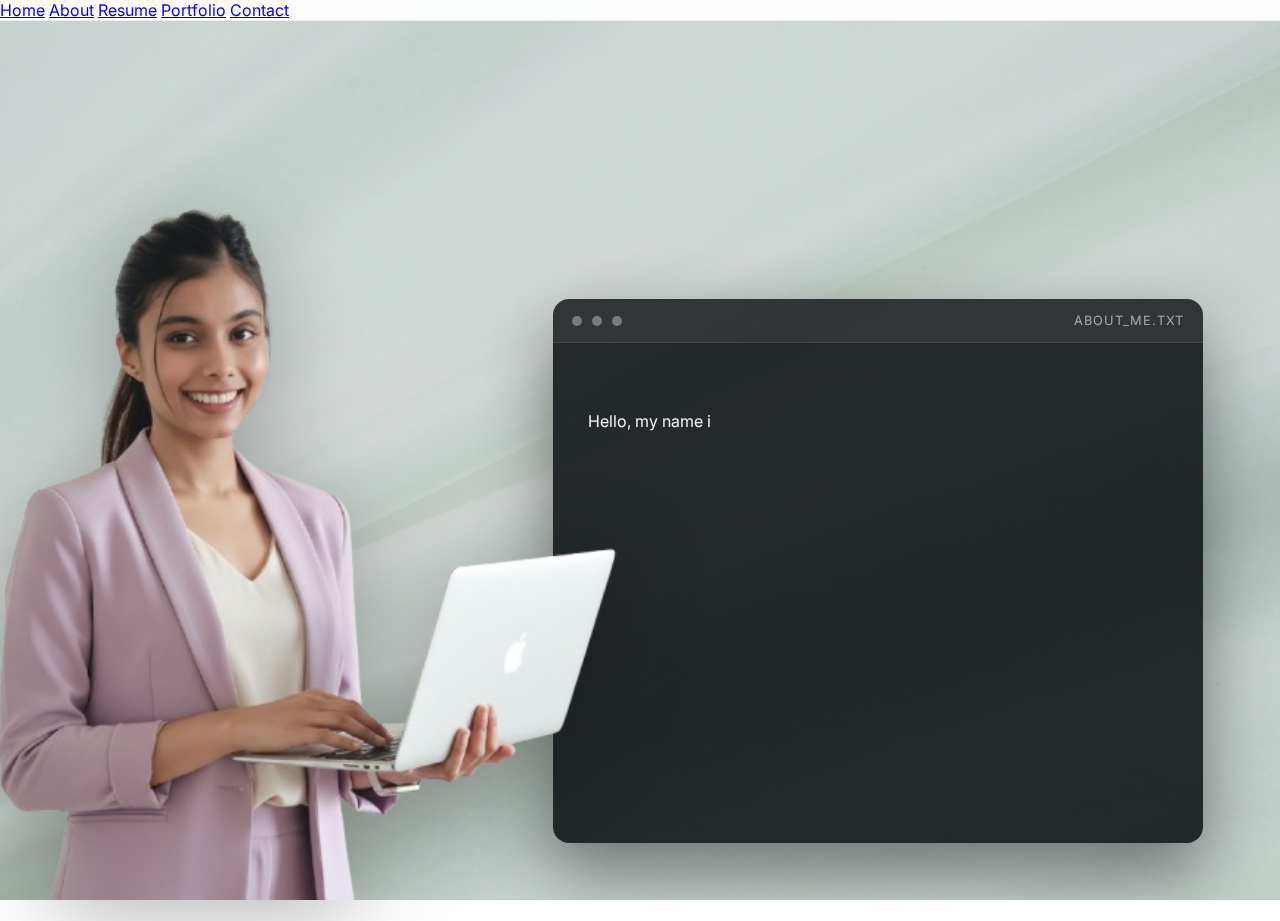
<file: about.html>
<!DOCTYPE html>
<html lang="en">
  <head>
    <meta charset="UTF-8" />
    <meta name="viewport" content="width=device-width, initial-scale=1.0" />
    <title>About | Kavitha</title>
    <link rel="stylesheet" href="style.css" />
  </head>

  <body class="about-page">
    <div class="page-bg about-bg"></div>

    <!-- MOBILE HAMBURGER -->
    <button class="hamburger" id="hamburger">☰</button>

    <!-- MOBILE MENU -->
    <aside class="mobile-menu" id="mobileMenu">
      <button class="close" id="closeMenu">×</button>
      <a href="index.html">Home</a>
      <a href="about.html">About</a>
      <a href="resume.html">Resume</a>
      <a href="portfolio.html">Portfolio</a>
      <a href="contact.html">Contact</a>
    </aside>

    <!-- DESKTOP NAV -->
    <nav class="desktop-nav">
      <a href="index.html">Home</a>
      <a href="about.html">About</a>
      <a href="resume.html">Resume</a>
      <a href="portfolio.html">Portfolio</a>
      <a href="contact.html">Contact</a>
    </nav>

    <main class="about-main">
      <section class="about-layout">
        <div class="about-photo">
          <img src="profile-cutout.png" alt="Kavitha Lingarajegowda" />
        </div>

        <div class="about-codecard">
          <div class="codecard-topbar">
            <span class="dot"></span>
            <span class="dot"></span>
            <span class="dot"></span>
            <span class="codecard-title">ABOUT_ME.TXT</span>
          </div>

          <div class="codecard-body">
            <span id="typewriter"></span>
          </div>
        </div>
      </section>
    </main>

    <script>
      /* Hamburger menu */
      const hamburger = document.getElementById("hamburger");
      const mobileMenu = document.getElementById("mobileMenu");
      const closeMenu = document.getElementById("closeMenu");

      hamburger.addEventListener("click", (e) => {
        e.stopPropagation();
        mobileMenu.classList.toggle("open");
      });

      closeMenu.addEventListener("click", () => {
        mobileMenu.classList.remove("open");
      });

      document.addEventListener("click", (e) => {
        if (
          mobileMenu.classList.contains("open") &&
          !mobileMenu.contains(e.target) &&
          e.target !== hamburger
        ) {
          mobileMenu.classList.remove("open");
        }
      });

      /* Typewriter effect */
      const text = `Hello, my name is Kavitha.

I am a Junior AI Engineer working at the intersection of
software engineering, large language models, and evaluation systems.

I build end-to-end AI pipelines — from data and prompts
to deterministic evaluation, monitoring, and deployment —
with a strong focus on reliability and real-world use.

I enjoy turning complex AI behavior into systems
that engineers and educators can actually trust.

Outside of code, I value consistency, curiosity,
and doing difficult things properly.`;

      const target = document.getElementById("typewriter");
      let index = 0;
      const speed = 20; // ~3–5 seconds total

      function type() {
        if (index < text.length) {
          target.textContent += text.charAt(index);
          index++;
          setTimeout(type, speed);
        }
      }

      window.addEventListener("load", type);
    </script>
  </body>
</html>
</file>
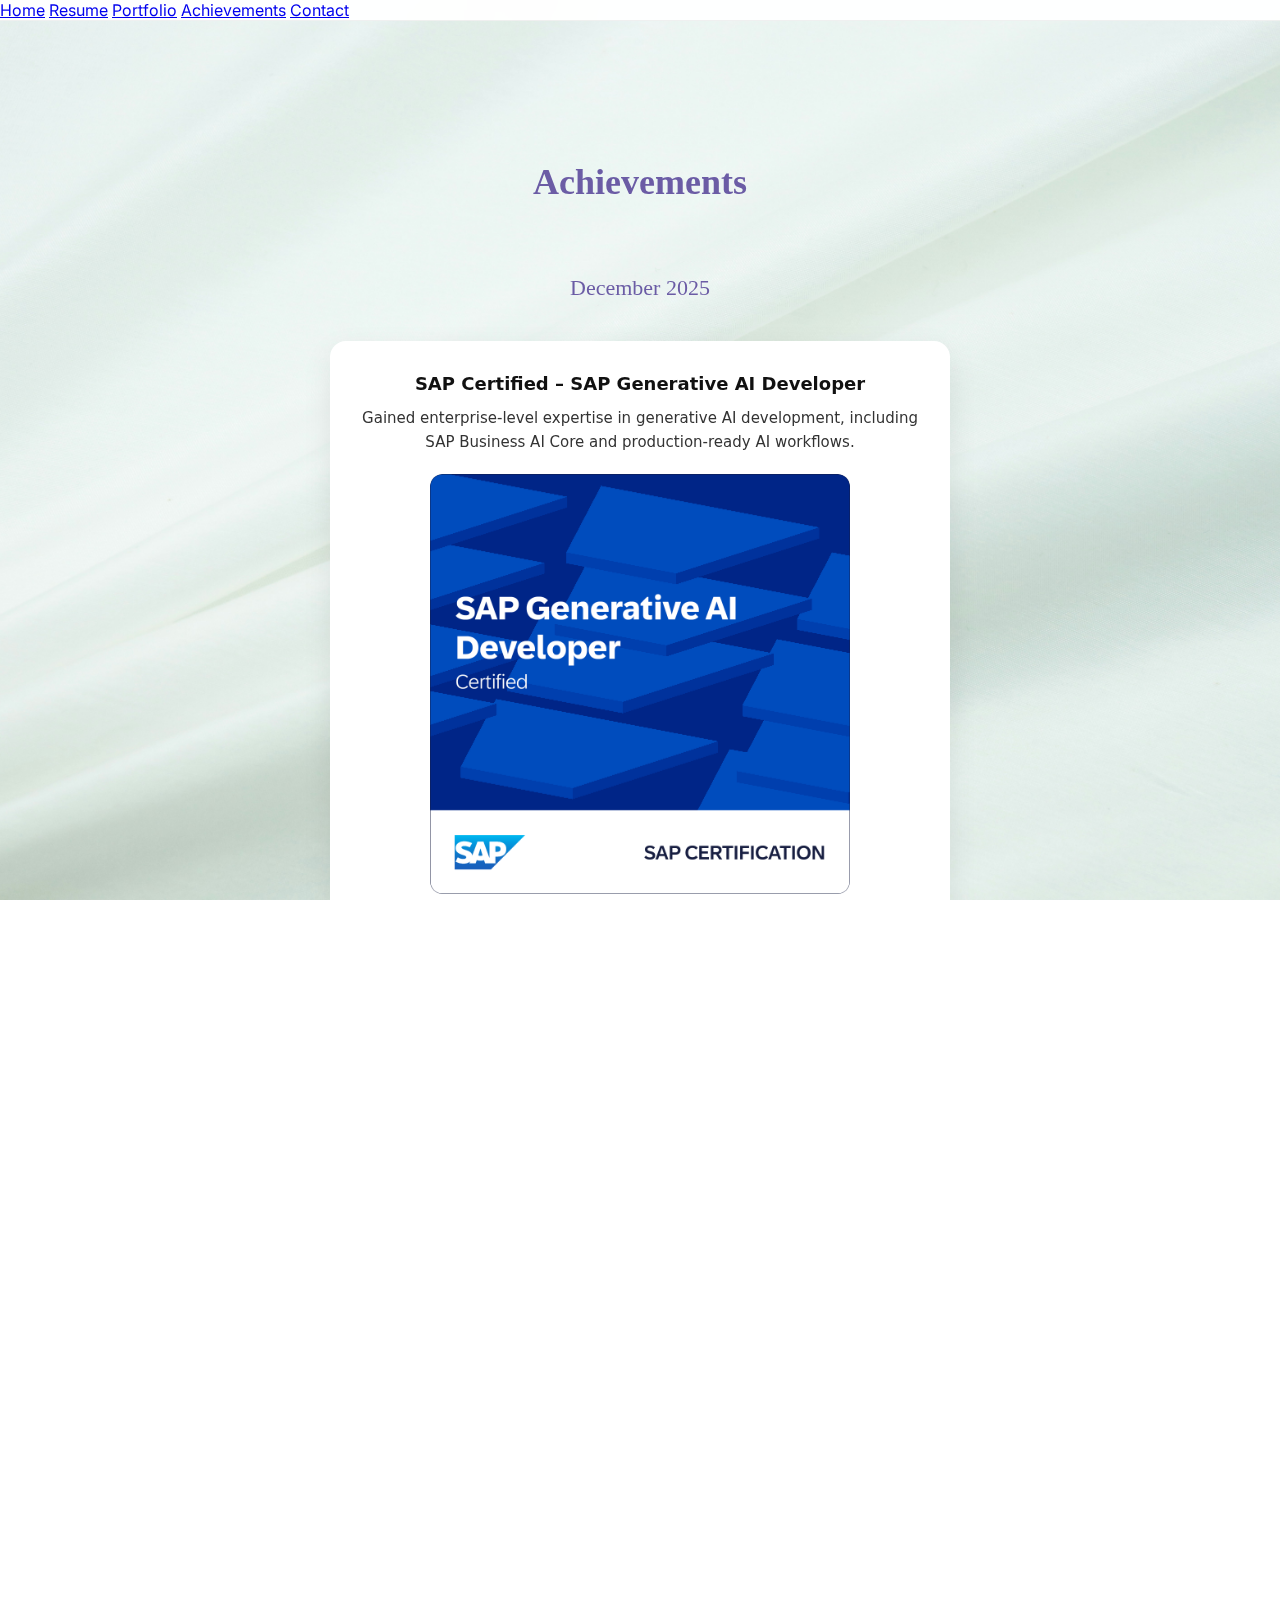
<file: achievements.html>
<!DOCTYPE html>
<html lang="en">
<head>
  <meta charset="UTF-8" />
  <meta name="viewport" content="width=device-width, initial-scale=1.0" />
  <title>Achievements</title>

  <link rel="stylesheet" href="style.css" />

  <style>
    html, body {
      margin: 0;
      padding: 0;
      min-height: 100%;
      overflow-y: auto;
      background-image: url("background2.jpg");
      background-size: cover;
      background-position: center;
      background-repeat: no-repeat;
      background-attachment: fixed;
    }

    @media (max-width: 768px) {
      html, body {
        background-attachment: scroll;
      }
    }

    main.achievements-page {
      max-width: 960px;
      margin: 0 auto;
      padding: 140px 16px 96px;
      text-align: center;
    }

    /* Main heading — keep Cinzel */
    h1 {
      font-family: "Cinzel", serif;
      font-size: 36px;
      margin-bottom: 72px;
      color: #6b5ca5;
    }

    .month-section {
      margin-bottom: 96px;
    }

    /* Month heading — keep Cinzel */
    .month-title {
      font-family: "Cinzel", serif;
      font-size: 22px;
      color: #6b5ca5;
      margin-bottom: 40px;
    }

    .achievement-card {
      max-width: 620px;
      margin: 0 auto 48px;
      padding: 32px;
      background: #ffffff;
      border-radius: 16px;
      box-shadow: 0 10px 30px rgba(0,0,0,0.08);
    }

    /* ✅ FIX: readable font inside cards */
    .achievement-card h3,
    .achievement-card p,
    .achievement-card .pdf-link {
      font-family: system-ui, -apple-system, BlinkMacSystemFont,
                   "Segoe UI", Roboto, Helvetica, Arial, sans-serif;
      text-transform: none;
      letter-spacing: normal;
    }

    .achievement-card h3 {
      margin-top: 0;
      font-size: 18px;
      font-weight: 600;
      color: #111;
    }

    .achievement-card p {
      font-size: 15px;
      color: #333;
      line-height: 1.6;
      margin: 12px 0 20px;
      font-weight: 400;
    }

    .achievement-card img {
      width: 100%;
      max-width: 420px;
      border-radius: 12px;
      margin-bottom: 16px;
    }

    /* PDF link — laptop only */
    .pdf-link {
      display: inline-block;
      margin-top: 8px;
      font-size: 14px;
      color: #6b5ca5;
      text-decoration: underline;
      font-weight: 500;
    }

    @media (max-width: 1023px) {
      .pdf-link {
        display: none;
      }
    }

    @media (max-width: 768px) {
      .achievement-card {
        max-width: 100%;
        padding: 24px;
      }
    }
  </style>
</head>

<body class="achievements-page">

  <button class="hamburger" id="hamburger">☰</button>

  <aside class="mobile-menu" id="mobileMenu">
    <button class="close" id="closeMenu">×</button>
    <a href="index.html">Home</a>
    <a href="resume.html">Resume</a>
    <a href="portfolio.html">Portfolio</a>
    <a href="achievements.html">Achievements</a>
    <a href="contact.html">Contact</a>
  </aside>

  <nav class="desktop-nav">
    <a href="index.html">Home</a>
    <a href="resume.html">Resume</a>
    <a href="portfolio.html">Portfolio</a>
    <a href="achievements.html">Achievements</a>
    <a href="contact.html">Contact</a>
  </nav>

  <main class="achievements-page">
    <h1>Achievements</h1>

    <!-- December 2025 -->
    <section class="month-section">
      <div class="month-title">December 2025</div>

      <div class="achievement-card">
        <h3>SAP Certified – SAP Generative AI Developer</h3>
        <p>
          Gained enterprise-level expertise in generative AI development,
          including SAP Business AI Core and production-ready AI workflows.
        </p>
        <img src="Achievements/sap-generative-ai-developer-badge.png" alt="SAP Generative AI Developer" />
        <a class="pdf-link" href="Achievements/sap-generative-ai-developer-certificate.pdf">
          View certificate (PDF)
        </a>
      </div>
    </section>

    <!-- October 2025 -->
    <section class="month-section">
      <div class="month-title">October 2025</div>

      <div class="achievement-card">
        <h3>Getting Started with Generative AI — IBM SkillsBuild</h3>
        <p>
          Built foundational understanding of generative AI concepts,
          responsible AI practices, and real-world applications.
        </p>
        <img src="Achievements/ibm-getting-started-generative-ai-badge.png" alt="IBM Generative AI" />
        <a class="pdf-link" href="Achievements/ibm-getting-started-generative-ai-certificate.pdf">
          View certificate (PDF)
        </a>
      </div>

      <div class="achievement-card">
        <h3>GenAI Powered Data Analytics — Job Simulation</h3>
        <p>
          Applied generative AI techniques to data analytics and insight
          generation using real-world business scenarios.
        </p>
        <img src="Achievements/forage-tata-genai-data-analytics-certificate.png" alt="Forage Tata GenAI" />
        <a class="pdf-link" href="Achievements/forage-tata-genai-data-analytics-certificate.pdf">
          View certificate (PDF)
        </a>
      </div>

      <div class="achievement-card">
        <h3>GenAI Job Simulation</h3>
        <p>
          Explored consulting-style problem solving using generative AI
          across structured business cases.
        </p>
        <img src="Achievements/forage-bcgx-genai-certificate.png" alt="BCG X GenAI" />
        <a class="pdf-link" href="Achievements/forage-bcgx-genai-certificate.pdf">
          View certificate (PDF)
        </a>
      </div>

      <div class="achievement-card">
        <h3>Data Science Job Simulation</h3>
        <p>
          Worked with airline datasets to derive insights using data science
          and analytical modeling techniques.
        </p>
        <img src="Achievements/forage-british-airways-data-science-certificate.png" alt="British Airways DS" />
        <a class="pdf-link" href="Achievements/forage-british-airways-data-science-certificate.pdf">
          View certificate (PDF)
        </a>
      </div>

      <div class="achievement-card">
        <h3>Project Management Job Simulation</h3>
        <p>
          Practiced end-to-end project planning and execution in large-scale
          enterprise environments.
        </p>
        <img src="Achievements/forage-siemens-mobility-project-management-certificate.png" alt="Siemens Mobility PM" />
        <a class="pdf-link" href="Achievements/forage-siemens-mobility-project-management-certificate.pdf">
          View certificate (PDF)
        </a>
      </div>

      <div class="achievement-card">
        <h3>Project Management Job Simulation</h3>
        <p>
          Developed structured project management approaches including
          stakeholder coordination and delivery planning.
        </p>
        <img src="Achievements/forage-cbre-project-management-certificate.png" alt="CBRE PM" />
        <a class="pdf-link" href="Achievements/forage-cbre-project-management-certificate.pdf">
          View certificate (PDF)
        </a>
      </div>

      <div class="achievement-card">
        <h3>Software Engineer Skill Certification</h3>
        <p>
          Demonstrated core software engineering skills including problem
          solving, design thinking, and implementation.
        </p>
        <img src="Achievements/hackerrank-software-engineer-certificate.png" alt="HackerRank SE" />
        <a class="pdf-link" href="Achievements/hackerrank-software-engineer-certificate.pdf">
          View certificate (PDF)
        </a>
      </div>

      <div class="achievement-card">
        <h3>Python (Basic) Skill Certification</h3>
        <p>
          Validated foundational Python programming skills including data
          structures, control flow, and basic algorithms.
        </p>
        <img src="Achievements/hackerrank-python-basic-certificate.png" alt="HackerRank Python" />
        <a class="pdf-link" href="Achievements/hackerrank-python-basic-certificate.pdf">
          View certificate (PDF)
        </a>
      </div>
    </section>

    <!-- September 2025 -->
    <section class="month-section">
      <div class="month-title">September 2025</div>

      <div class="achievement-card">
        <h3>Introduction to Transformer-Based NLP</h3>
        <p>
          Learned transformer architectures, attention mechanisms, and their
          applications in modern natural language processing systems.
        </p>
        <img src="Achievements/nvidia-transformer-nlp-certificate.png" alt="NVIDIA Transformer NLP" />
        <a class="pdf-link" href="Achievements/nvidia-transformer-nlp-certificate.pdf">
          View certificate (PDF)
        </a>
      </div>
    </section>

  </main>

  <script>
    const hamburger = document.getElementById("hamburger");
    const mobileMenu = document.getElementById("mobileMenu");
    const closeMenu = document.getElementById("closeMenu");

    hamburger.addEventListener("click", (e) => {
      e.stopPropagation();
      mobileMenu.classList.toggle("open");
    });

    closeMenu.addEventListener("click", () => {
      mobileMenu.classList.remove("open");
    });

    document.addEventListener("click", (e) => {
      if (
        mobileMenu.classList.contains("open") &&
        !mobileMenu.contains(e.target) &&
        e.target !== hamburger
      ) {
        mobileMenu.classList.remove("open");
      }
    });
  </script>

</body>
</html>
</file>
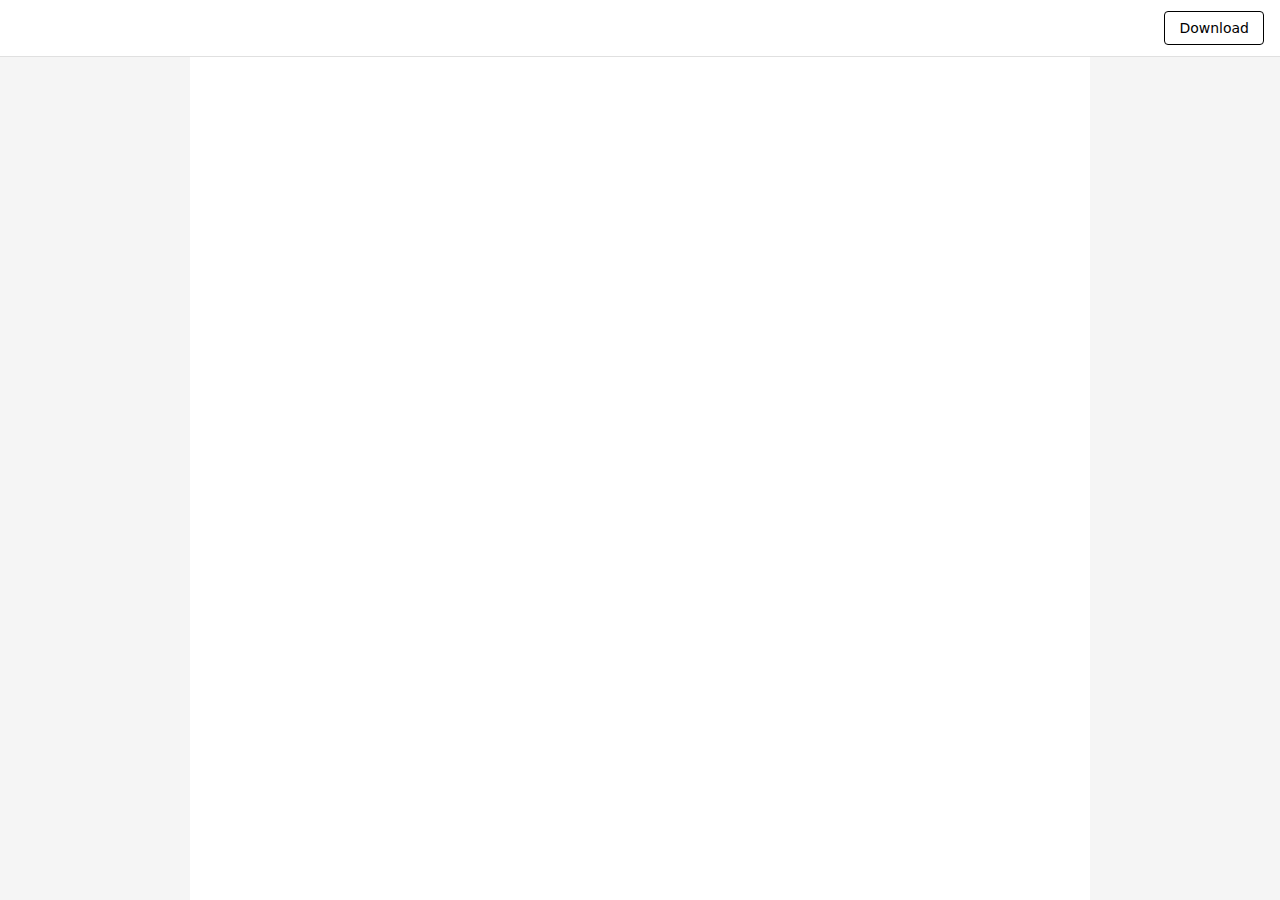
<file: certificate-viewer.html>
<!DOCTYPE html>
<html lang="en">
<head>
  <meta charset="UTF-8" />
  <title>Certificate</title>
  <meta name="viewport" content="width=device-width, initial-scale=1.0" />

  <style>
    html, body {
      margin: 0;
      padding: 0;
      height: 100%;
      background-color: #f5f5f5;
      font-family: system-ui, -apple-system, BlinkMacSystemFont, "Segoe UI", sans-serif;
    }

    /* Top bar */
    .viewer-header {
      position: fixed;
      top: 0;
      left: 0;
      right: 0;
      height: 56px;
      background: #ffffff;
      border-bottom: 1px solid #e0e0e0;
      display: flex;
      align-items: center;
      justify-content: flex-end;
      padding: 0 16px;
      z-index: 10;
    }

    .download-btn {
      text-decoration: none;
      font-size: 14px;
      padding: 8px 14px;
      border: 1px solid #000;
      color: #000;
      border-radius: 4px;
    }

    .download-btn:hover {
      background-color: #000;
      color: #fff;
    }

    /* Viewer area */
    .viewer-container {
      position: absolute;
      top: 56px;
      left: 0;
      right: 0;
      bottom: 0;
      display: flex;
      justify-content: center;
      overflow: hidden;
    }

    .viewer-frame-wrapper {
      width: 100%;
      max-width: 900px;
      height: 100%;
      background-color: #ffffff;
    }

    iframe {
      width: 100%;
      height: 100%;
      border: none;
    }

    @media (max-width: 768px) {
      .viewer-frame-wrapper {
        max-width: 100%;
      }
    }
  </style>
</head>

<body>

  <!-- Header -->
  <div class="viewer-header">
    <a id="downloadLink" class="download-btn">Download</a>
  </div>

  <!-- Viewer -->
  <div class="viewer-container">
    <div class="viewer-frame-wrapper">
      <iframe id="pdfFrame" title="Certificate PDF"></iframe>
    </div>
  </div>

  <script>
    // Get ?file= parameter
    const params = new URLSearchParams(window.location.search);
    const file = params.get("file");

    if (file) {
      document.getElementById("pdfFrame").src = file;
      document.getElementById("downloadLink").href = file;
      document.getElementById("downloadLink").setAttribute("download", "");
    }
  </script>

</body>
</html>
</file>
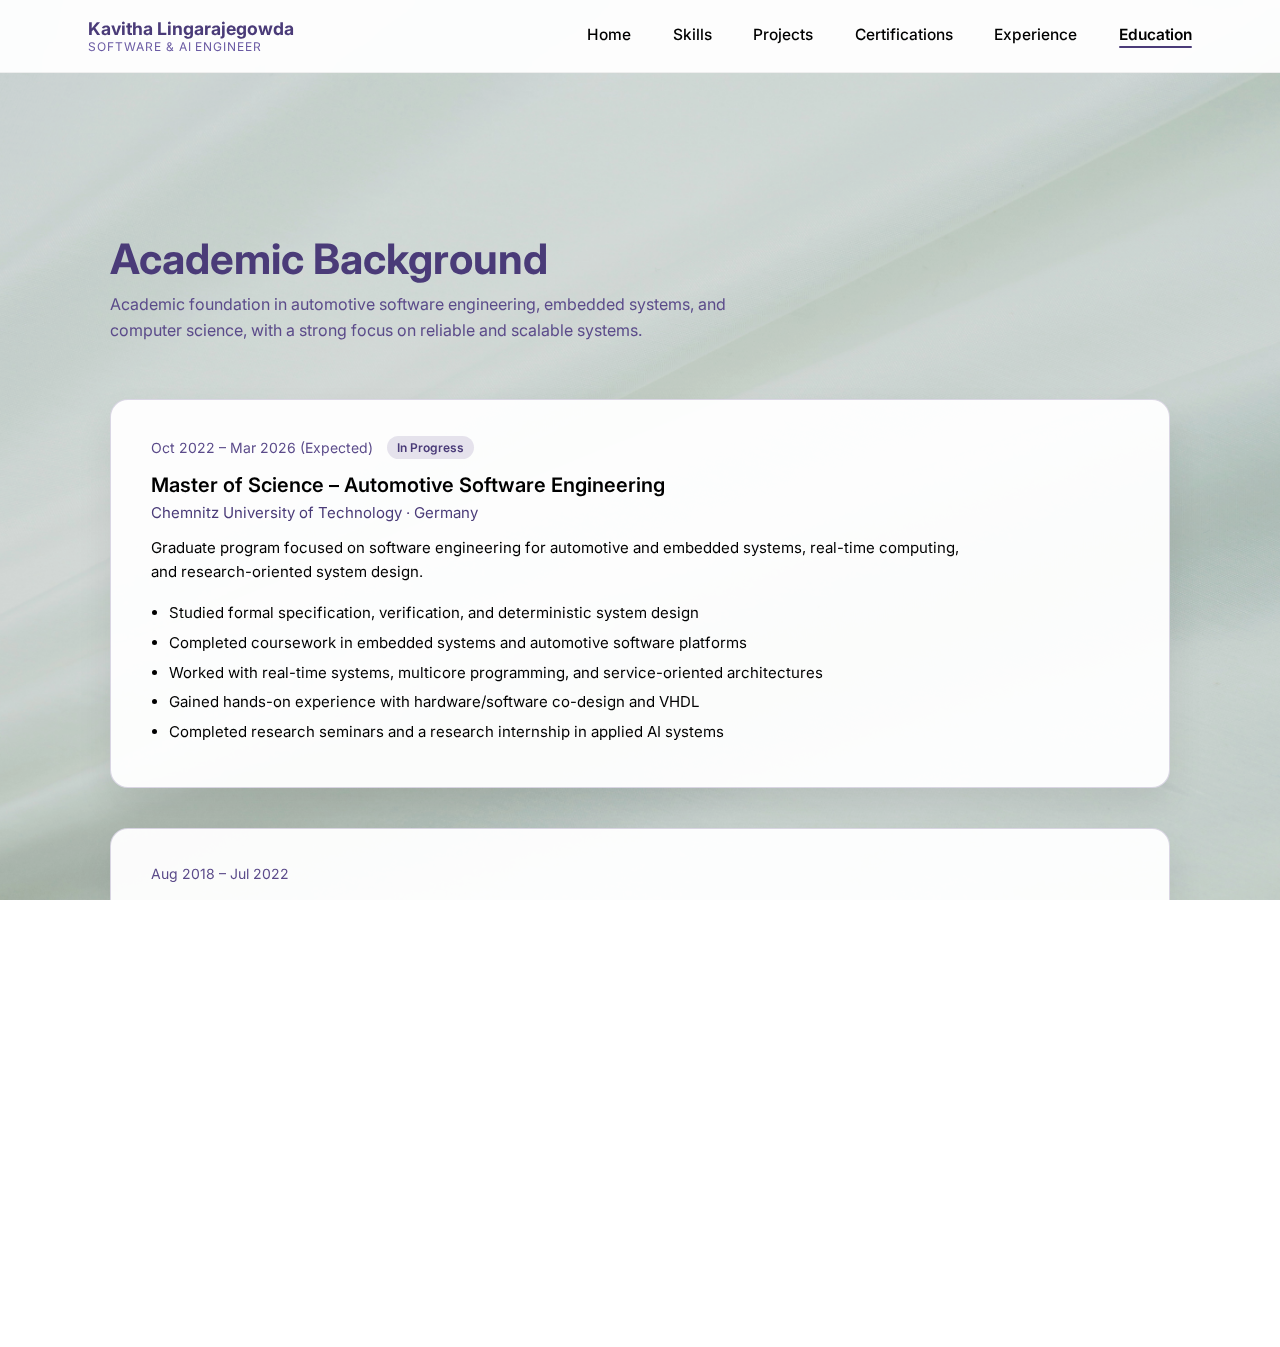
<file: education.html>
<!DOCTYPE html>
<html lang="en">
<head>
  <meta charset="UTF-8" />
  <title>Education · Kavitha Lingarajegowda</title>
  <meta name="viewport" content="width=device-width, initial-scale=1.0" />

  <link rel="stylesheet" href="style.css" />

  <style>
    body.education-page {
      overflow-y: auto;
    }

    main.education-page {
      max-width: 1100px;
      margin: 0 auto;
      padding: 160px 20px 120px;
    }

    .education-header h1 {
      font-size: 42px;
      color: #4a3b78;
      margin-bottom: 8px;
    }

    .education-header p {
      font-size: 16px;
      color: #5b4b8a;
      max-width: 620px;
      margin-bottom: 56px;
      line-height: 1.6;
    }

    .edu-card {
      background: rgba(255,255,255,0.95);
      border: 1px solid rgba(91,75,138,0.22);
      border-radius: 18px;
      padding: 36px 40px;
      margin-bottom: 40px;
      box-shadow: 0 18px 36px rgba(0,0,0,0.08);
    }

    .edu-meta {
      display: flex;
      align-items: center;
      gap: 14px;
      font-size: 14px;
      color: #5b4b8a;
      margin-bottom: 14px;
      flex-wrap: wrap;
    }

    .status-badge {
      padding: 4px 10px;
      border-radius: 999px;
      font-size: 12px;
      font-weight: 600;
      background: rgba(91,75,138,0.15);
      color: #4a3b78;
    }

    .edu-degree {
      font-size: 20px;
      font-weight: 600;
      color: #000;
      margin-bottom: 6px;
    }

    .edu-university {
      font-size: 15px;
      color: #4a3b78;
      margin-bottom: 14px;
    }

    .edu-description {
      font-size: 15px;
      color: #000;
      line-height: 1.6;
      margin-bottom: 18px;
      max-width: 820px;
    }

    .edu-points ul {
      padding-left: 18px;
    }

    .edu-points li {
      font-size: 15px;
      color: #000;
      margin-bottom: 8px;
      line-height: 1.45;
    }

    @media (max-width: 900px) {
      main.education-page {
        padding: 120px 16px 96px;
      }

      .education-header h1 {
        font-size: 30px;
      }

      .edu-card {
        padding: 26px 24px;
      }
    }
  </style>
</head>

<body class="education-page">

  <!-- Mobile nav -->
  <button class="hamburger" id="hamburger">☰</button>

  <aside class="mobile-menu" id="mobileMenu">
    <button class="close" id="closeMenu">×</button>
    <a href="index.html">Home</a>
    <a href="skills.html">Skills</a>
    <a href="projects.html">Projects</a>
    <a href="certifications.html">Certifications</a>
    <a href="resume.html">Experience</a>
    <a href="education.html">Education</a>
  </aside>

  <!-- Desktop nav -->
  <nav class="desktop-nav">
    <div class="nav-inner">
      <div class="nav-left">
        <span class="nav-name">Kavitha Lingarajegowda</span>
        <span class="nav-role">Software & AI Engineer</span>
      </div>

      <div class="nav-right">
        <a href="index.html">Home</a>
        <a href="skills.html">Skills</a>
        <a href="projects.html">Projects</a>
        <a href="certifications.html">Certifications</a>
        <a href="resume.html">Experience</a>
        <a href="education.html" class="active">Education</a>
      </div>
    </div>
  </nav>

  <main class="education-page">

    <header class="education-header">
      <h1>Academic Background</h1>
      <p>
        Academic foundation in automotive software engineering, embedded systems,
        and computer science, with a strong focus on reliable and scalable systems.
      </p>
    </header>

    <section class="edu-card">
      <div class="edu-meta">
        <span>Oct 2022 – Mar 2026 (Expected)</span>
        <span class="status-badge">In Progress</span>
      </div>

      <div class="edu-degree">Master of Science – Automotive Software Engineering</div>
      <div class="edu-university">Chemnitz University of Technology · Germany</div>

      <div class="edu-description">
        Graduate program focused on software engineering for automotive and embedded
        systems, real-time computing, and research-oriented system design.
      </div>

      <div class="edu-points">
        <ul>
          <li>Studied formal specification, verification, and deterministic system design</li>
          <li>Completed coursework in embedded systems and automotive software platforms</li>
          <li>Worked with real-time systems, multicore programming, and service-oriented architectures</li>
          <li>Gained hands-on experience with hardware/software co-design and VHDL</li>
          <li>Completed research seminars and a research internship in applied AI systems</li>
        </ul>
      </div>
    </section>

    <section class="edu-card">
      <div class="edu-meta">
        <span>Aug 2018 – Jul 2022</span>
      </div>

      <div class="edu-degree">Bachelor of Engineering – Computer Science & Engineering</div>
      <div class="edu-university">PES Institute of Technology & Management · India</div>

      <div class="edu-description">
        Undergraduate foundation in computer science, algorithms, data systems,
        and applied machine learning.
      </div>

      <div class="edu-points">
        <ul>
          <li>Built a Bachelor’s thesis combining IoT and machine learning for smart agriculture</li>
          <li>Applied Random Forest, Gradient Boosting, and SVM models to real sensor data</li>
          <li>Completed coursework in data structures, algorithms, databases, and operating systems</li>
          <li>Studied computer networks, software engineering, and microcontroller systems</li>
          <li>Developed full-stack and backend projects as part of applied coursework</li>
        </ul>
      </div>
    </section>

  </main>

  <script>
    const hamburger = document.getElementById("hamburger");
    const mobileMenu = document.getElementById("mobileMenu");
    const closeMenu = document.getElementById("closeMenu");

    hamburger.addEventListener("click", (e) => {
      e.stopPropagation();
      mobileMenu.classList.toggle("open");
    });

    closeMenu.addEventListener("click", () => {
      mobileMenu.classList.remove("open");
    });

    document.addEventListener("click", (e) => {
      if (
        mobileMenu.classList.contains("open") &&
        !mobileMenu.contains(e.target) &&
        e.target !== hamburger
      ) {
        mobileMenu.classList.remove("open");
      }
    });
  </script>

</body>
</html>
</file>
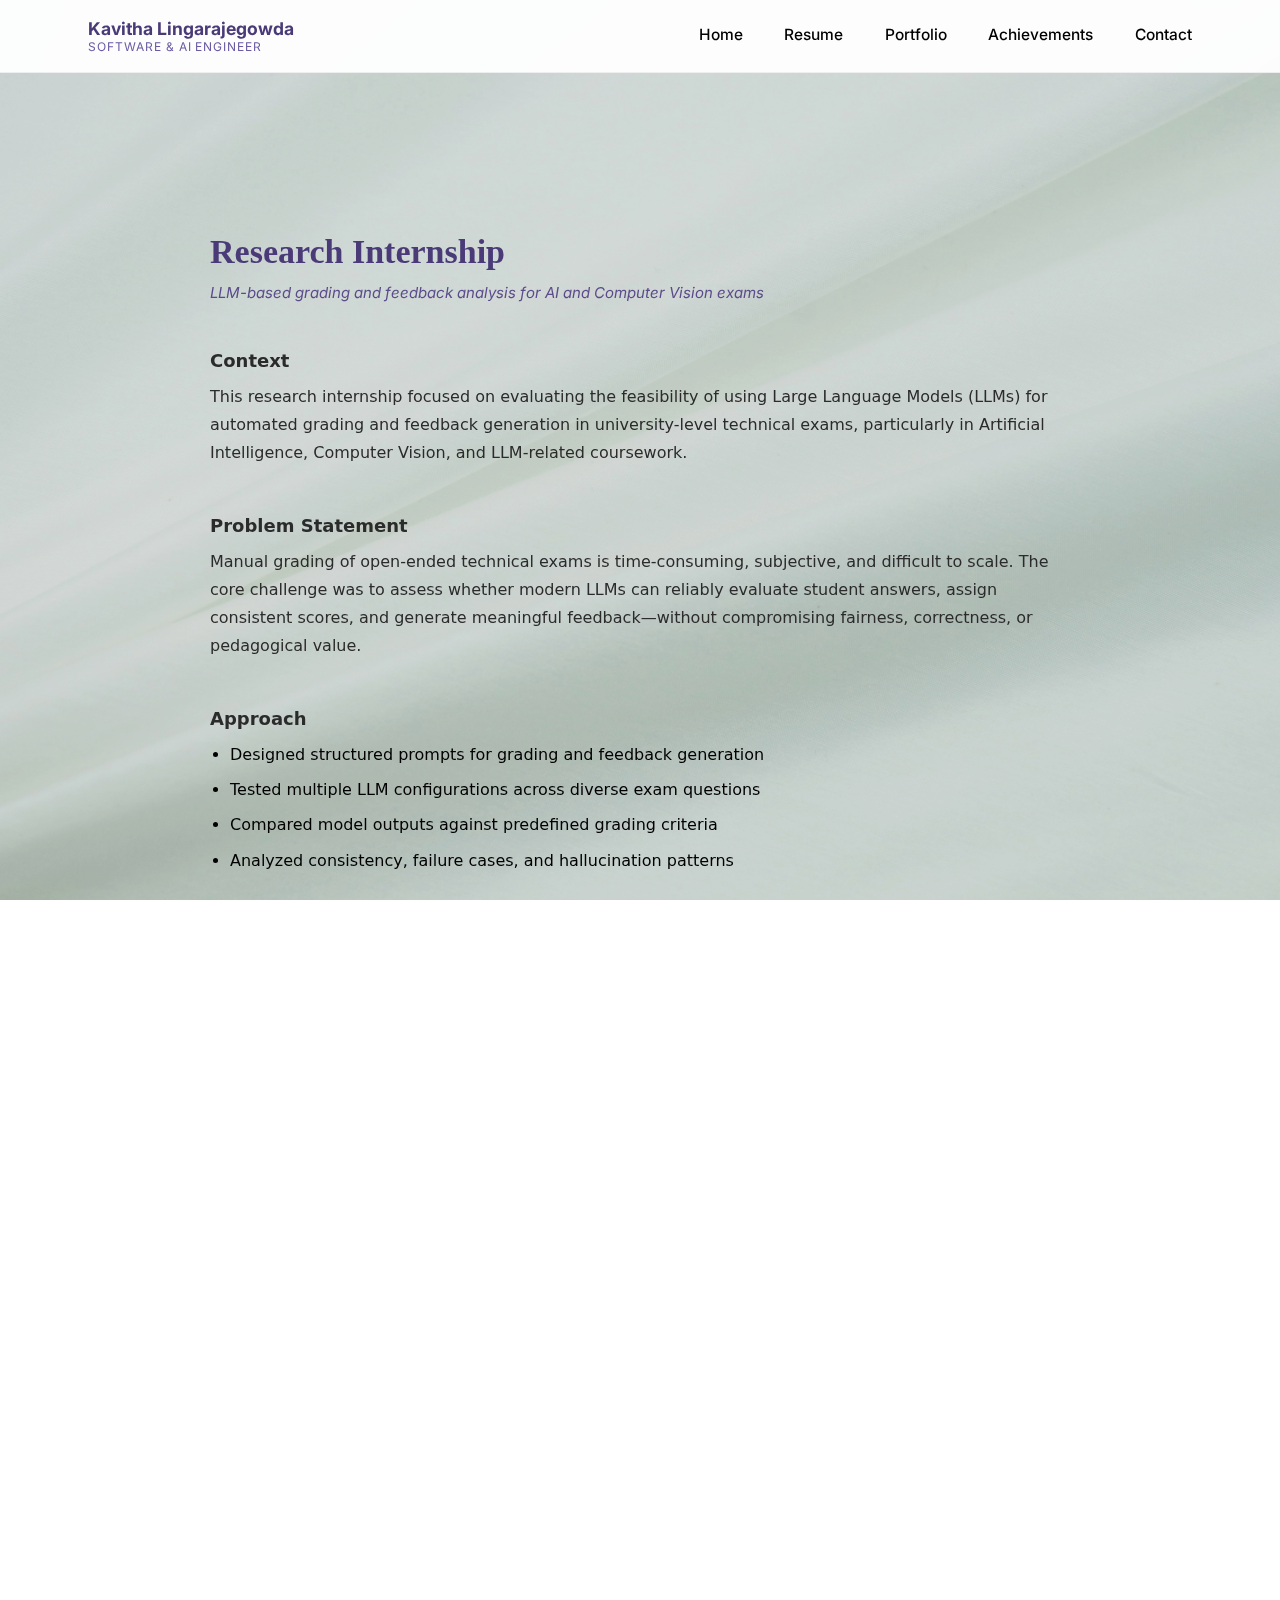
<file: portfolio.html>
<!DOCTYPE html>
<html lang="en">
<head>
  <meta charset="UTF-8" />
  <title>Portfolio</title>
  <meta name="viewport" content="width=device-width, initial-scale=1.0" />

  <!-- Global styles -->
  <link rel="stylesheet" href="style.css" />

  <style>
    /* =========================
       PAGE LAYOUT
       ========================= */

    body.portfolio-page {
      overflow-y: auto;
    }

    main.portfolio-page {
      max-width: 900px;
      margin: 0 auto;
      padding: 160px 20px 120px; /* space below fixed nav */
    }

    /* =========================
       SECTION STYLES
       ========================= */

    .portfolio-section {
      margin-bottom: 120px;
    }

    .portfolio-section h2 {
      font-family: "Cinzel", serif;
      font-size: 34px;
      color: #4a3b78;
      margin-bottom: 12px;
    }

    .portfolio-section .subtitle {
      font-size: 15px;
      font-style: italic;
      color: #5b4b8a;
      margin-bottom: 40px;
    }

    .portfolio-section h3 {
      font-size: 18px;
      font-weight: 600;
      margin-top: 48px;
      margin-bottom: 12px;
      color: #2b2b2b;
      font-family: system-ui, -apple-system, BlinkMacSystemFont,
                   "Segoe UI", Roboto, Helvetica, Arial, sans-serif;
    }

    .portfolio-section p {
      font-size: 16px;
      line-height: 1.75;
      color: #2b2b2b;
      margin-bottom: 16px;
      font-family: system-ui, -apple-system, BlinkMacSystemFont,
                   "Segoe UI", Roboto, Helvetica, Arial, sans-serif;
    }

    .portfolio-section ul {
      margin-left: 20px;
      margin-top: 12px;
    }

    .portfolio-section li {
      font-size: 16px;
      line-height: 1.7;
      margin-bottom: 8px;
      font-family: system-ui, -apple-system, BlinkMacSystemFont,
                   "Segoe UI", Roboto, Helvetica, Arial, sans-serif;
    }

    .divider {
      margin-top: 64px;
      height: 1px;
      background: rgba(0, 0, 0, 0.08);
    }

    /* =========================
       MOBILE
       ========================= */

    @media (max-width: 768px) {
      main.portfolio-page {
        padding: 120px 16px 96px;
      }

      .portfolio-section h2 {
        font-size: 28px;
      }
    }
  </style>
</head>

<body class="portfolio-page">

  <!-- Mobile nav -->
  <button class="hamburger" id="hamburger">☰</button>

  <aside class="mobile-menu" id="mobileMenu">
    <button class="close" id="closeMenu">×</button>
    <a href="index.html">Home</a>
    <a href="resume.html">Resume</a>
    <a href="portfolio.html">Portfolio</a>
    <a href="achievements.html">Achievements</a>
    <a href="contact.html">Contact</a>
  </aside>

  <!-- Desktop nav -->
  <nav class="desktop-nav">
    <div class="nav-inner">

      <div class="nav-left">
        <span class="nav-name">Kavitha Lingarajegowda</span>
        <span class="nav-role">Software & AI Engineer</span>
      </div>

      <div class="nav-right">
        <a href="index.html">Home</a>
        <a href="resume.html">Resume</a>
        <a href="portfolio.html">Portfolio</a>
        <a href="achievements.html">Achievements</a>
        <a href="contact.html">Contact</a>
      </div>

    </div>
  </nav>


  <!-- =========================
       PORTFOLIO CONTENT
       ========================= -->

  <main class="portfolio-page">

    <!-- =========================
         RESEARCH INTERNSHIP
         ========================= -->

    <section class="portfolio-section">

      <h2>Research Internship</h2>
      <div class="subtitle">
        LLM-based grading and feedback analysis for AI and Computer Vision exams
      </div>

      <h3>Context</h3>
      <p>
        This research internship focused on evaluating the feasibility of using
        Large Language Models (LLMs) for automated grading and feedback generation
        in university-level technical exams, particularly in Artificial Intelligence,
        Computer Vision, and LLM-related coursework.
      </p>

      <h3>Problem Statement</h3>
      <p>
        Manual grading of open-ended technical exams is time-consuming,
        subjective, and difficult to scale. The core challenge was to assess
        whether modern LLMs can reliably evaluate student answers, assign
        consistent scores, and generate meaningful feedback—without compromising
        fairness, correctness, or pedagogical value.
      </p>

      <h3>Approach</h3>
      <ul>
        <li>Designed structured prompts for grading and feedback generation</li>
        <li>Tested multiple LLM configurations across diverse exam questions</li>
        <li>Compared model outputs against predefined grading criteria</li>
        <li>Analyzed consistency, failure cases, and hallucination patterns</li>
      </ul>

      <h3>Key Explorations</h3>
      <ul>
        <li>Prompt engineering strategies for grading versus feedback tasks</li>
        <li>Model sensitivity to question phrasing and answer structure</li>
        <li>Differences between numerical scoring and qualitative feedback</li>
        <li>Limitations of LLMs in mathematical and vision-related reasoning</li>
      </ul>

      <h3>Impact & Findings</h3>
      <p>
        The study demonstrated strong LLM performance for structured,
        concept-based answers while revealing reduced reliability for visually
        grounded or mathematically intensive tasks. Results highlighted the
        importance of prompt design and rubric clarity, directly informing future
        research directions in AI-assisted assessment and feedback systems.
      </p>

      <h3>Focus Areas & Skills</h3>
      <ul>
        <li>Large Language Models (LLMs)</li>
        <li>Prompt Engineering for Evaluation</li>
        <li>AI-assisted Grading & Feedback Systems</li>
        <li>Model Behavior and Failure Analysis</li>
        <li>Research-oriented Experimentation</li>
        <li>Technical Analysis and Documentation</li>
      </ul>

      <div class="divider"></div>

    </section>
    <section class="portfolio-section">
      <h2>Document & Web RAG Q&amp;A (Open-Source LLM)</h2>
      <p class="subtitle">
        An interactive Retrieval-Augmented Generation demo that answers questions grounded in uploaded PDFs/DOCX, pasted text, or a web URL.
      </p>

      <h3>Context</h3>
      <p>
        Independent project built end-to-end and deployed as a live demo. Focused on practical AI engineering: retrieval, grounding, and user-facing interaction.
      </p>

      <h3>Problem</h3>
      <p>
        LLMs can produce confident but incorrect answers when they don’t have access to up-to-date or private information. I wanted a system that can
        reliably answer questions using <em>only</em> user-provided sources (documents or web pages), with clear grounding in retrieved context.
      </p>

      <h3>Approach</h3>
      <ul>
        <li><strong>Ingestion:</strong> Accepts PDF/DOCX uploads, raw text input, or a web link and extracts clean text for indexing.</li>
        <li><strong>Chunking:</strong> Splits text into overlapping chunks to preserve context and improve retrieval recall.</li>
        <li><strong>Embeddings + Vector Search:</strong> Generates sentence embeddings and stores them in a FAISS vector index for fast similarity search.</li>
        <li><strong>Retrieval-Augmented Answering:</strong> Retrieves the most relevant chunks and answers strictly from that context to reduce hallucinations.</li>
        <li><strong>Frontend:</strong> Deployed as a Gradio web app on Hugging Face Spaces for a simple, user-friendly demo workflow.</li>
      </ul>

      <h3>Impact</h3>
      <ul>
        <li>Delivers grounded Q&amp;A over user-provided documents and web content without requiring paid APIs.</li>
        <li>Provides a live, interactive demo suitable for recruiter review (upload → ask → answer).</li>
        <li>Demonstrates end-to-end AI system building: data ingestion, retrieval, and production-style deployment.</li>
      </ul>

      <h3>Skills</h3>
      <ul>
        <li>RAG system design (chunking strategies, retrieval, grounding)</li>
        <li>Vector databases / similarity search (FAISS)</li>
        <li>Embeddings (Sentence Transformers)</li>
        <li>LLM integration and safe answer constraints</li>
        <li>Deployment and MLOps fundamentals (Hugging Face Spaces)</li>
      </ul>

      <p>
        <a href="https://huggingface.co/spaces/KavithaL4/rag-web-data-demo-1" target="_blank" rel="noopener noreferrer">
          Live Demo (Hugging Face Space)
        </a>
      </p>
    </section>

    <!-- Independent projects will go BELOW this later -->
    <!-- Master’s thesis will go ABOVE this later -->

  </main>

  <!-- =========================
       MOBILE MENU SCRIPT
       ========================= -->

  <script>
    const hamburger = document.getElementById("hamburger");
    const mobileMenu = document.getElementById("mobileMenu");
    const closeMenu = document.getElementById("closeMenu");

    hamburger.addEventListener("click", (e) => {
      e.stopPropagation();
      mobileMenu.classList.toggle("open");
    });

    closeMenu.addEventListener("click", () => {
      mobileMenu.classList.remove("open");
    });

    document.addEventListener("click", (e) => {
      if (
        mobileMenu.classList.contains("open") &&
        !mobileMenu.contains(e.target) &&
        e.target !== hamburger
      ) {
        mobileMenu.classList.remove("open");
      }
    });
  </script>

</body>
</html>
</file>
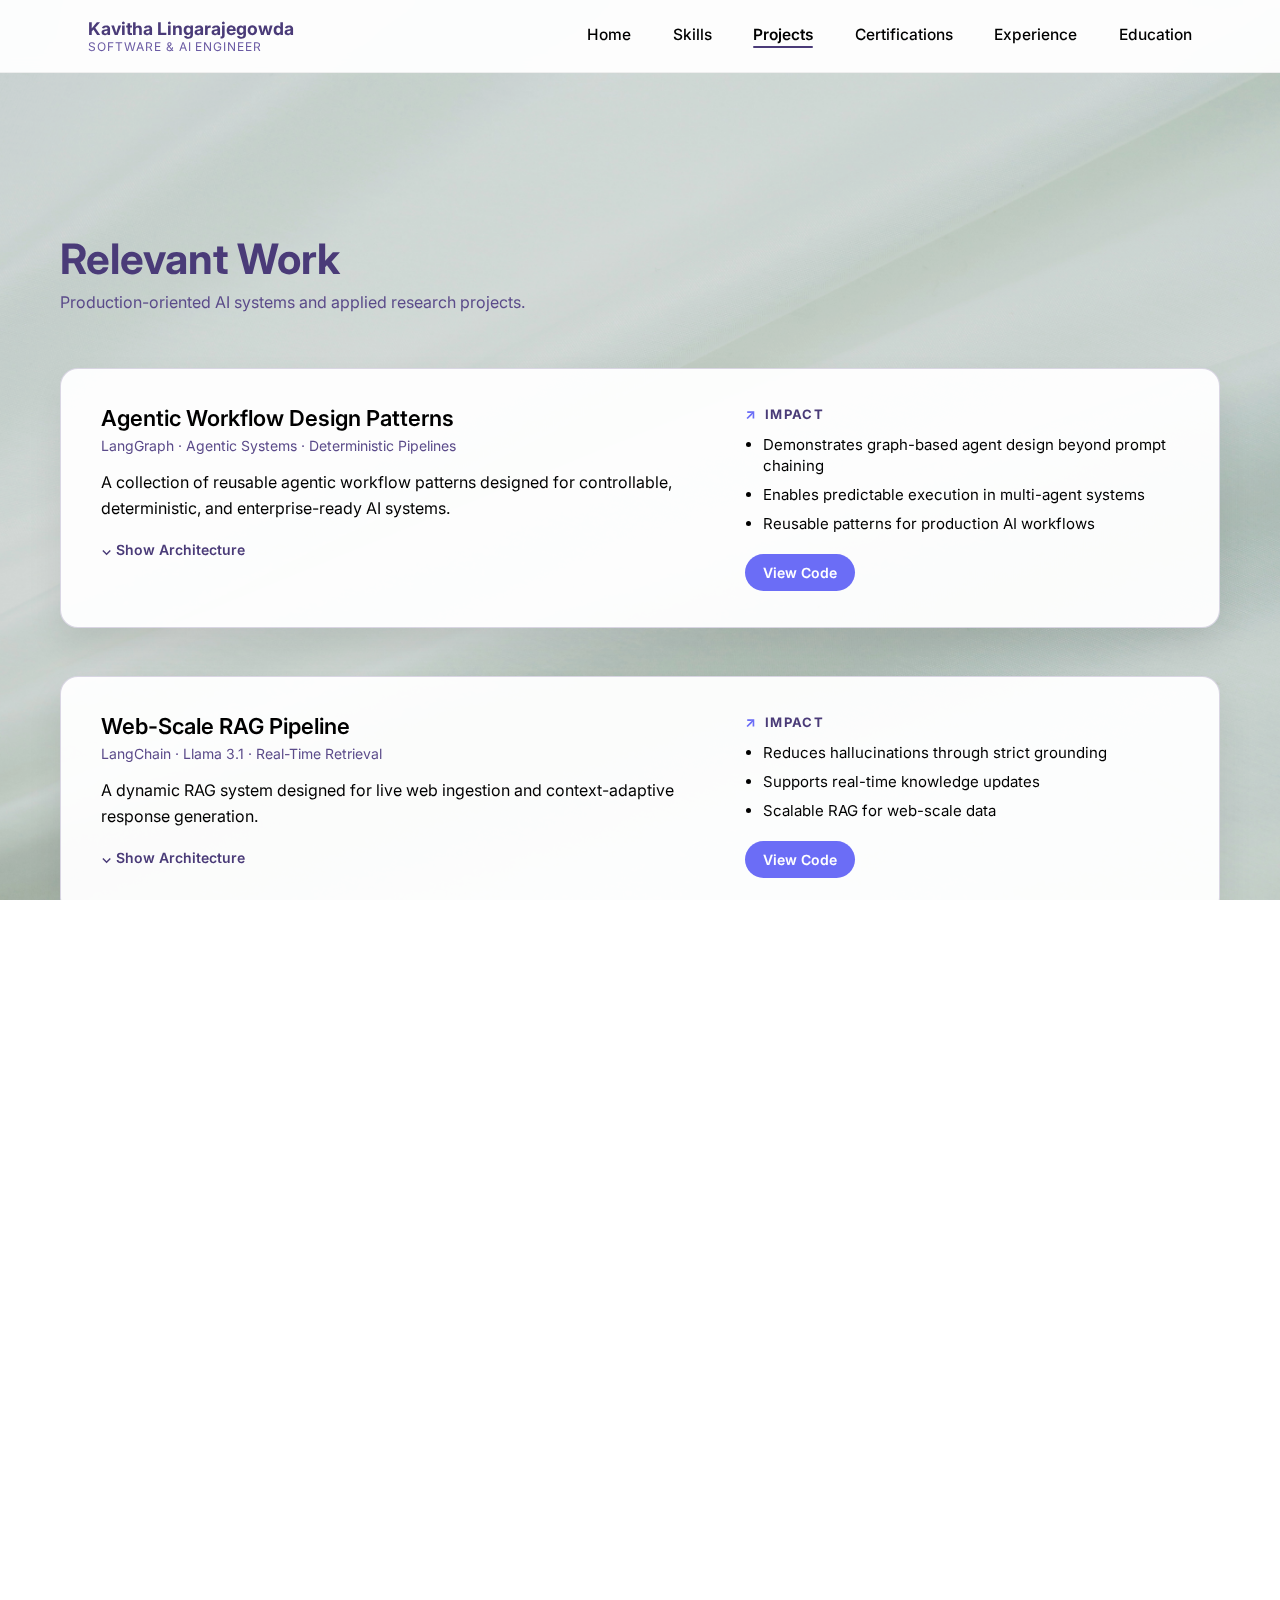
<file: projects.html>
<!DOCTYPE html>
<html lang="en">
<head>
  <meta charset="UTF-8" />
  <title>Projects · Kavitha Lingarajegowda</title>
  <meta name="viewport" content="width=device-width, initial-scale=1.0" />

  <link rel="stylesheet" href="style.css" />

  <style>
    body.projects-page {
      overflow-y: auto;
    }

    main.projects-page {
      max-width: 1200px;
      margin: 0 auto;
      padding: 160px 20px 120px;
    }

    /* =========================
       HEADER
       ========================= */

    .projects-header h1 {
      font-size: 42px;
      color: #4a3b78;
      margin-bottom: 8px;
    }

    .projects-header p {
      font-size: 16px;
      color: #5b4b8a;
      margin-bottom: 56px;
    }

    /* =========================
       PROJECT CARD
       ========================= */

    .project-card {
      display: grid;
      grid-template-columns: 1.4fr 1fr;
      gap: 36px;
      background: rgba(255, 255, 255, 0.95);
      border: 1px solid rgba(91, 75, 138, 0.22);
      border-radius: 18px;
      padding: 36px 40px;
      margin-bottom: 48px;
      box-shadow: 0 18px 36px rgba(0,0,0,0.08);
    }

    .project-title {
      font-size: 22px;
      font-weight: 600;
      color: #000;
      margin-bottom: 6px;
    }

    .project-stack {
      font-size: 14px;
      color: #5b4b8a;
      margin-bottom: 16px;
    }

    .project-description {
      font-size: 16px;
      color: #000;
      line-height: 1.6;
      margin-bottom: 18px;
      max-width: 620px;
    }

    /* =========================
       ARCHITECTURE
       ========================= */

    .architecture-toggle {
      font-size: 14px;
      color: #4a3b78;
      cursor: pointer;
      margin-bottom: 10px;
      display: inline-block;
      font-weight: 600;
    }

    .architecture {
      display: none;
      font-size: 14px;
      color: #2b2b2b;
      line-height: 1.6;
      margin-top: 6px;
    }

    /* =========================
       IMPACT
       ========================= */

    .impact h4 {
      font-size: 13px;
      letter-spacing: 0.1em;
      color: #4a3b78;
      margin-bottom: 12px;
    }

    .impact-title {
      display: flex;
      align-items: center;
      gap: 8px;
    }

    .impact-title::before {
      content: "↗";
      font-size: 14px;
      color: #6b6df6;
    }

    .impact ul {
      padding-left: 18px;
      margin-bottom: 20px;
    }

    .impact li {
      font-size: 15px;
      color: #000;
      margin-bottom: 8px;
      line-height: 1.4;
    }

    .view-code {
      display: inline-block;
      padding: 10px 18px;
      border-radius: 999px;
      background: #6b6df6;
      color: #fff;
      text-decoration: none;
      font-size: 14px;
      font-weight: 600;
    }

    /* =========================
       MOBILE
       ========================= */

    @media (max-width: 900px) {
      .project-card {
        grid-template-columns: 1fr;
        padding: 28px;
      }

      .projects-header h1 {
        font-size: 30px;
      }
    }

    .hamburger {
      z-index: 9999 !important;
    }

    .mobile-menu {
      z-index: 9998;
    }
  </style>
</head>

<body class="projects-page">

  <!-- Mobile nav -->
  <button class="hamburger" id="hamburger">☰</button>

  <aside class="mobile-menu" id="mobileMenu">
    <button class="close" id="closeMenu">×</button>
    <a href="index.html">Home</a>
    <a href="skills.html">Skills</a>
    <a href="projects.html">Projects</a>
    <a href="certifications.html">Certifications</a>
    <a href="resume.html">Experience</a>
    <a href="education.html">Education</a>
  </aside>

  <!-- Desktop nav -->
  <nav class="desktop-nav">
    <div class="nav-inner">
      <div class="nav-left">
        <span class="nav-name">Kavitha Lingarajegowda</span>
        <span class="nav-role">Software & AI Engineer</span>
      </div>

      <div class="nav-right">
        <a href="index.html">Home</a>
        <a href="skills.html">Skills</a>
        <a href="projects.html" class="active">Projects</a>
        <a href="certifications.html">Certifications</a>
        <a href="resume.html">Experience</a>
        <a href="education.html">Education</a>
      </div>
    </div>
  </nav>

  <main class="projects-page">

    <header class="projects-header">
      <h1>Relevant Work</h1>
      <p>Production-oriented AI systems and applied research projects.</p>
    </header>

    <!-- PROJECT 1 -->
    <div class="project-card">
      <div>
        <div class="project-title">Agentic Workflow Design Patterns</div>
        <div class="project-stack">LangGraph · Agentic Systems · Deterministic Pipelines</div>
        <div class="project-description">
          A collection of reusable agentic workflow patterns designed for controllable,
          deterministic, and enterprise-ready AI systems.
        </div>
        <div class="architecture-toggle" onclick="toggleArch(this)">⌄ Show Architecture</div>
        <div class="architecture">
          LangGraph workflows → routing & conditional nodes → parallel execution →
          state graph orchestration → deterministic agent output
        </div>
      </div>
      <div class="impact">
        <h4 class="impact-title">IMPACT</h4>
        <ul>
          <li>Demonstrates graph-based agent design beyond prompt chaining</li>
          <li>Enables predictable execution in multi-agent systems</li>
          <li>Reusable patterns for production AI workflows</li>
        </ul>
        <a class="view-code" href="https://github.com/Kav-Gowda/agentic-workflow-design-patterns-langgraph" target="_blank">View Code</a>
      </div>
    </div>

    <!-- PROJECT 2 -->
    <div class="project-card">
      <div>
        <div class="project-title">Web-Scale RAG Pipeline</div>
        <div class="project-stack">LangChain · Llama 3.1 · Real-Time Retrieval</div>
        <div class="project-description">
          A dynamic RAG system designed for live web ingestion and context-adaptive
          response generation.
        </div>
        <div class="architecture-toggle" onclick="toggleArch(this)">⌄ Show Architecture</div>
        <div class="architecture">
          Web ingestion → chunking & embeddings → vector retrieval →
          context filtering → Llama 3.1 generation
        </div>
      </div>
      <div class="impact">
        <h4 class="impact-title">IMPACT</h4>
        <ul>
          <li>Reduces hallucinations through strict grounding</li>
          <li>Supports real-time knowledge updates</li>
          <li>Scalable RAG for web-scale data</li>
        </ul>
        <a class="view-code" href="https://github.com/Kav-Gowda/Web-Scale_RAG_Pipeline" target="_blank">View Code</a>
      </div>
    </div>

    <!-- PROJECT 3 -->
    <div class="project-card">
      <div>
        <div class="project-title">Secure Document Summarization using RAG</div>
        <div class="project-stack">LangChain · Granite LLM · Secure Retrieval</div>
        <div class="project-description">
          Secure document retrieval and summarization for confidential data workflows.
        </div>
        <div class="architecture-toggle" onclick="toggleArch(this)">⌄ Show Architecture</div>
        <div class="architecture">
          Document ingestion → embeddings → access-controlled retrieval →
          Granite LLM summarization
        </div>
      </div>
      <div class="impact">
        <h4 class="impact-title">IMPACT</h4>
        <ul>
          <li>Prevents data leakage</li>
          <li>Enterprise-grade access control</li>
          <li>Grounded summaries</li>
        </ul>
        <a class="view-code" href="https://github.com/Kav-Gowda/Secure_Document_Summarization_using_RAG" target="_blank">View Code</a>
      </div>
    </div>

    <!-- PROJECT 4 -->
    <div class="project-card">
      <div>
        <div class="project-title">Agentic Math Assistant with Tool Calling</div>
        <div class="project-stack">LangChain · LangGraph · Tool Calling</div>
        <div class="project-description">
          Structured math agent with deterministic tool execution.
        </div>
        <div class="architecture-toggle" onclick="toggleArch(this)">⌄ Show Architecture</div>
        <div class="architecture">
          NL input → intent parsing → tool selection →
          arithmetic execution → validated output
        </div>
      </div>
      <div class="impact">
        <h4 class="impact-title">IMPACT</h4>
        <ul>
          <li>Reliable tool invocation</li>
          <li>Schema-validated responses</li>
          <li>Tested for correctness</li>
        </ul>
        <a class="view-code" href="https://github.com/Kav-Gowda/agentic-math-assistant-tool-calling-langchain" target="_blank">View Code</a>
      </div>
    </div>

    <!-- PROJECT 5 -->
    <div class="project-card">
      <div>
        <div class="project-title">Visual Data Inspect AI</div>
        <div class="project-stack">Computer Vision · Industrial ML · Automation</div>
        <div class="project-description">
          ML-powered visual inspection system for manufacturing quality control.
        </div>
        <div class="architecture-toggle" onclick="toggleArch(this)">⌄ Show Architecture</div>
        <div class="architecture">
          Image ingestion → preprocessing → feature extraction →
          defect classification → inspection output
        </div>
      </div>
      <div class="impact">
        <h4 class="impact-title">IMPACT</h4>
        <ul>
          <li>Automates defect detection</li>
          <li>Scales industrial inspection</li>
          <li>Applies ML beyond NLP</li>
        </ul>
        <a class="view-code" href="https://github.com/Kav-Gowda/VisualDataInspect-AI" target="_blank">View Code</a>
      </div>
    </div>

  </main>

  <script>
    function toggleArch(el) {
      const arch = el.nextElementSibling;
      if (arch.style.display === "block") {
        arch.style.display = "none";
        el.textContent = "⌄ Show Architecture";
      } else {
        arch.style.display = "block";
        el.textContent = "^ Hide Architecture";
      }
    }

    const hamburger = document.getElementById("hamburger");
    const mobileMenu = document.getElementById("mobileMenu");
    const closeMenu = document.getElementById("closeMenu");

    hamburger.addEventListener("click", (e) => {
      e.stopPropagation();
      mobileMenu.classList.toggle("open");
    });

    closeMenu.addEventListener("click", () => {
      mobileMenu.classList.remove("open");
    });

    document.addEventListener("click", (e) => {
      if (
        mobileMenu.classList.contains("open") &&
        !mobileMenu.contains(e.target) &&
        e.target !== hamburger
      ) {
        mobileMenu.classList.remove("open");
      }
    });
  </script>

</body>
</html>
</file>
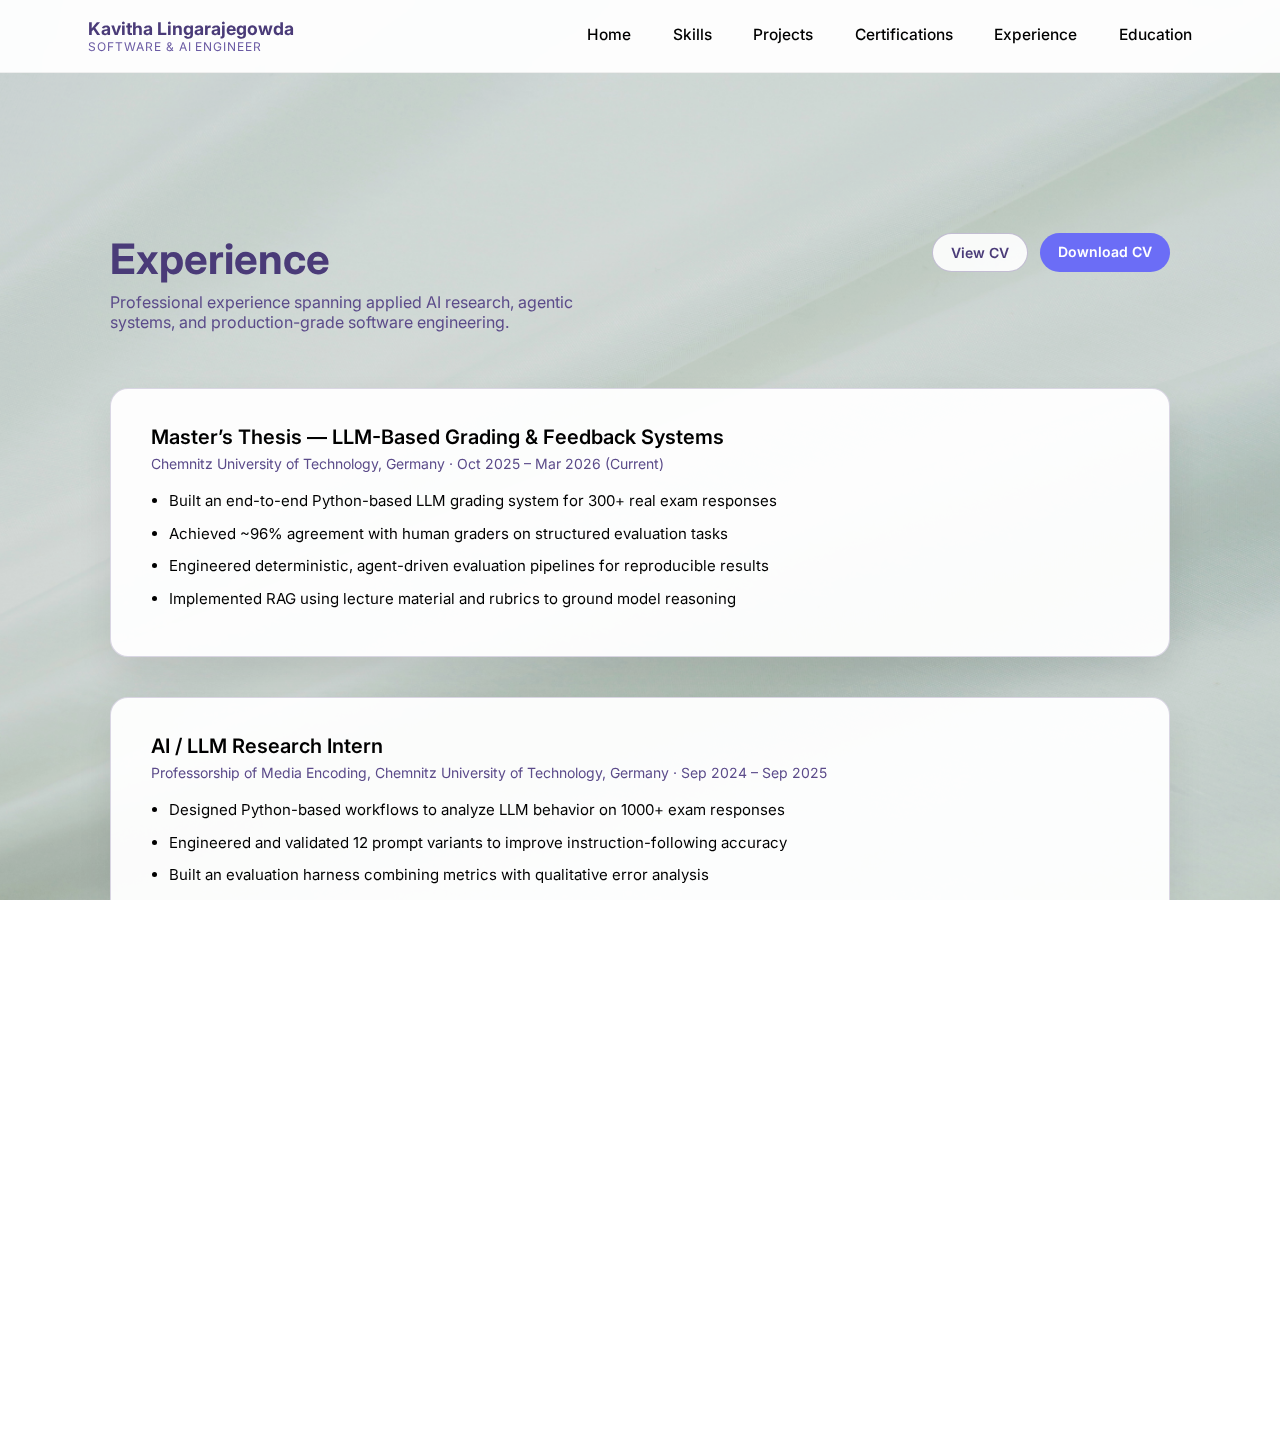
<file: resume.html>
<!DOCTYPE html>
<html lang="en">
<head>
  <meta charset="UTF-8" />
  <title>Experience</title>
  <meta name="viewport" content="width=device-width, initial-scale=1.0" />

  <link rel="stylesheet" href="style.css" />

  <style>
    body.resume-page {
      overflow-y: auto;
    }

    main.resume-page {
      max-width: 1100px;
      margin: 0 auto;
      padding: 160px 20px 120px;
    }

    /* =========================
       HEADER
       ========================= */

    .experience-header {
      display: flex;
      justify-content: space-between;
      align-items: flex-start;
      gap: 24px;
      margin-bottom: 56px;
      flex-wrap: wrap;
    }

    .experience-header h1 {
      font-size: 42px;
      color: #4a3b78;
      margin-bottom: 8px;
    }

    .experience-header p {
      font-size: 16px;
      color: #5b4b8a;
      max-width: 520px;
    }

    .cv-buttons {
      display: flex;
      gap: 12px;
    }

    .cv-button {
      padding: 10px 18px;
      border-radius: 999px;
      font-size: 14px;
      font-weight: 600;
      text-decoration: none;
      border: 1px solid rgba(91, 75, 138, 0.35);
      color: #4a3b78;
      background: rgba(255,255,255,0.9);
    }

    .cv-button.primary {
      background: #6b6df6;
      color: #ffffff;
      border: none;
    }

    /* =========================
       EXPERIENCE CARD
       ========================= */

    .experience-card {
      background: rgba(255,255,255,0.95);
      border: 1px solid rgba(91, 75, 138, 0.22);
      border-radius: 18px;
      padding: 36px 40px;
      margin-bottom: 40px;
      box-shadow: 0 18px 36px rgba(0,0,0,0.08);
    }

    .experience-role {
      font-size: 20px;
      font-weight: 600;
      color: #000;
      margin-bottom: 6px;
    }

    .experience-meta {
      font-size: 14px;
      color: #5b4b8a;
      margin-bottom: 18px;
    }

    .experience-points ul {
      padding-left: 18px;
    }

    .experience-points li {
      font-size: 15px;
      color: #000;
      margin-bottom: 10px;
      line-height: 1.5;
    }

    /* =========================
       MOBILE
       ========================= */

    @media (max-width: 900px) {
      main.resume-page {
        padding: 120px 16px 96px;
      }

      .experience-header h1 {
        font-size: 30px;
      }

      .experience-card {
        padding: 26px 24px;
      }

      .cv-buttons {
        width: 100%;
      }
    }
  </style>
</head>

<body class="resume-page">

  <!-- Mobile nav -->
  <button class="hamburger" id="hamburger">☰</button>

  <aside class="mobile-menu" id="mobileMenu">
    <button class="close" id="closeMenu">×</button>
    <a href="index.html">Home</a>
    <a href="skills.html">Skills</a>
    <a href="portfolio.html">Projects</a>
    <a href="achievements.html">Certifications</a>
    <a href="resume.html">Experience</a>
    <a href="education.html">Education</a>
  </aside>

  <!-- Desktop nav -->
  <nav class="desktop-nav">
    <div class="nav-inner">
      <div class="nav-left">
        <span class="nav-name">Kavitha Lingarajegowda</span>
        <span class="nav-role">Software & AI Engineer</span>
      </div>
      <div class="nav-right">
        <a href="index.html">Home</a>
        <a href="skills.html">Skills</a>
        <a href="portfolio.html">Projects</a>
        <a href="achievements.html">Certifications</a>
        <a href="resume.html">Experience</a>
        <a href="education.html">Education</a>
      </div>
    </div>
  </nav>

  <!-- =========================
       EXPERIENCE CONTENT
       ========================= -->

  <main class="resume-page">

    <header class="experience-header">
      <div>
        <h1>Experience</h1>
        <p>
          Professional experience spanning applied AI research,
          agentic systems, and production-grade software engineering.
        </p>
      </div>

      <div class="cv-buttons">
        <a class="cv-button" href="/Kavitha_Lingarajegowda_Resume_2026.pdf" target="_blank">View CV</a>
        <a class="cv-button primary" href="/Kavitha_Lingarajegowda_Resume_2026.pdf" download>Download CV</a>
      </div>
    </header>

    <!-- MASTER'S THESIS -->
    <section class="experience-card">
      <div class="experience-role">Master’s Thesis — LLM-Based Grading & Feedback Systems</div>
      <div class="experience-meta">
        Chemnitz University of Technology, Germany · Oct 2025 – Mar 2026 (Current)
      </div>

      <div class="experience-points">
        <ul>
          <li>Built an end-to-end Python-based LLM grading system for 300+ real exam responses</li>
          <li>Achieved ~96% agreement with human graders on structured evaluation tasks</li>
          <li>Engineered deterministic, agent-driven evaluation pipelines for reproducible results</li>
          <li>Implemented RAG using lecture material and rubrics to ground model reasoning</li>
        </ul>
      </div>
    </section>

    <!-- RESEARCH INTERNSHIP -->
    <section class="experience-card">
      <div class="experience-role">AI / LLM Research Intern</div>
      <div class="experience-meta">
        Professorship of Media Encoding, Chemnitz University of Technology, Germany · Sep 2024 – Sep 2025
      </div>

      <div class="experience-points">
        <ul>
          <li>Designed Python-based workflows to analyze LLM behavior on 1000+ exam responses</li>
          <li>Engineered and validated 12 prompt variants to improve instruction-following accuracy</li>
          <li>Built an evaluation harness combining metrics with qualitative error analysis</li>
          <li>Benchmarked three foundation models to support informed model selection</li>
        </ul>
      </div>
    </section>

    <!-- WORKING STUDENT -->
    <section class="experience-card">
      <div class="experience-role">Software Development Working Student</div>
      <div class="experience-meta">
        iQuest Technologies, Mysore, India · Oct 2020 – Aug 2022
      </div>

      <div class="experience-points">
        <ul>
          <li>Developed Python-based ETL pipelines to prepare structured datasets</li>
          <li>Stabilized backend and API-driven modules to reduce recurring failures</li>
          <li>Collaborated with senior engineers to improve performance and scalability</li>
          <li>Supported agile development through testing and technical documentation</li>
        </ul>
      </div>
    </section>

  </main>

  <!-- =========================
       MOBILE MENU SCRIPT
       ========================= -->

  <script>
    const hamburger = document.getElementById("hamburger");
    const mobileMenu = document.getElementById("mobileMenu");
    const closeMenu = document.getElementById("closeMenu");

    hamburger.addEventListener("click", (e) => {
      e.stopPropagation();
      mobileMenu.classList.toggle("open");
    });

    closeMenu.addEventListener("click", () => {
      mobileMenu.classList.remove("open");
    });

    document.addEventListener("click", (e) => {
      if (
        mobileMenu.classList.contains("open") &&
        !mobileMenu.contains(e.target) &&
        e.target !== hamburger
      ) {
        mobileMenu.classList.remove("open");
      }
    });
  </script>

</body>
</html>
</file>
<file: style.css>
@import url("https://fonts.googleapis.com/css2?family=Inter:wght@400;500;600;700&display=swap");

/* RESET */
* {
  margin: 0;
  padding: 0;
  box-sizing: border-box;
}

html,
body {
  width: 100%;
  height: 100%;
  font-family: "Inter", system-ui, -apple-system, BlinkMacSystemFont, "Segoe UI", sans-serif;
  overflow-x: hidden;
}
/* ===== Global Typography Lock ===== */
h1, h2, h3, h4, h5, h6,
p, span, li, a, button {
  font-family: "Inter", system-ui, -apple-system, BlinkMacSystemFont, "Segoe UI", sans-serif;
}

/* =========================
   GLOBAL BACKGROUND (ALL PAGES)
   ========================= */

body {
  background: url("background2.jpg") no-repeat center center fixed;
  background-size: cover;
}

body::before {
  content: "";
  position: fixed;
  inset: 0;
  background: rgba(0, 0, 0, 0.12);
  z-index: -1;
}

/* =========================
   GLOBAL DESKTOP NAV (UNIFORM)
   ========================= */

.desktop-nav {
  position: sticky;
  top: 0;
  z-index: 1000;
  background: rgba(255, 255, 255, 0.95);
  backdrop-filter: blur(8px);
  border-bottom: 1px solid rgba(0, 0, 0, 0.06);
}

.nav-inner {
  max-width: 1200px;
  margin: 0 auto;
  padding: 14px 20px;
  display: flex;
  align-items: center;
  justify-content: space-between;
}

/* Left side */
.nav-left {
  display: flex;
  flex-direction: column;
  gap: 2px;
}

.nav-name {
  font-size: 16px;
  font-weight: 600;
  color: #000;
}

.nav-role {
  font-size: 13px;
  color: #5b4b8a;
}

/* Right side */
.nav-right {
  display: flex;
  align-items: center;
  gap: 22px;
}

.nav-right a {
  font-size: 15.5px;
  font-weight: 500;
  color: #000;
  text-decoration: none;
  position: relative;
  padding-bottom: 4px;
}

.nav-right a:hover {
  color: #4a3b78;
}

/* Active page */
.nav-right a.active {
  font-weight: 600;
}

.nav-right a.active::after {
  content: "";
  position: absolute;
  left: 0;
  bottom: 0;
  width: 100%;
  height: 2px;
  background: #4a3b78;
  border-radius: 2px;
}


/* =========================
   GLOBAL CONTENT OFFSET (CRITICAL)
   ========================= */

main {
  padding-top: 120px; /* FIX 2 — nav height + breathing room */
}

/* =========================
   MOBILE NAV
   ========================= */

.hamburger {
  display: none;
  position: fixed;
  top: 1.1rem;
  left: 1.25rem;
  z-index: 9999;
  width: 44px;
  height: 44px;
  border-radius: 12px;
  font-size: 1.8rem;
  background: rgba(91, 75, 138, 0.92);
  border: none;
  color: #ffffff;
  cursor: pointer;
}

.mobile-menu {
  position: fixed;
  top: 0;
  left: -280px;
  width: 280px;
  height: 100%;
  background: rgba(20, 18, 32, 0.96);
  backdrop-filter: blur(8px);
  padding: 5rem 2rem;
  display: flex;
  flex-direction: column;
  gap: 1.6rem;
  transition: left 0.3s ease;
  z-index: 55;
}

.mobile-menu.open {
  left: 0;
}

.mobile-menu .close {
  position: absolute;
  top: 1.1rem;
  left: 1.1rem;
  width: 44px;
  height: 44px;
  border-radius: 12px;
  background: rgba(255, 255, 255, 0.14);
  border: none;
  color: #ffffff;
  font-size: 1.8rem;
  cursor: pointer;
}

.mobile-menu a {
  color: #efeaff;
  text-decoration: none;
  font-size: 1.25rem;
}

/* =========================
   HOME HERO (DESKTOP)
   ========================= */

.hero {
  min-height: 100vh;
  display: grid;
  grid-template-columns: 1fr 1.1fr;
  align-items: center;
  gap: 3rem;
  padding-right: 4rem;
}

.hero-image {
  display: flex;
  align-items: flex-end;
  height: 100%;
}

.hero-image img {
  height: 82vh;
  max-height: 880px;
  width: auto;
  filter: drop-shadow(0 25px 55px rgba(0, 0, 0, 0.35));
}

.hero-content h1 {
  font-size: 3.4rem;
  margin-bottom: 0.8rem;
  color: #4a3b78; /* dark lavender */
}

.hero-content p {
  font-size: 1.05rem;
  font-style: italic;
  margin-bottom: 1.8rem;
  color: #5b4b8a;
}

.cta {
  display: inline-block;
  padding: 0.75rem 2.2rem;
  border-radius: 999px;
  background: rgba(235, 230, 250, 0.95);
  color: #1a1a1a;
  text-decoration: none;
  font-weight: 600;
}

/* =========================
   ABOUT PAGE (DESKTOP) — FINAL & CORRECT
   ========================= */

.about-main {
  height: 100vh;
  overflow: hidden;
  position: relative;
}

/* PHOTO — flush left, bottom aligned, viewport-anchored */
.about-photo {
  position: fixed;
  bottom: 0;
  left: 0;
  height: 100vh;
  width: 40vw;
  display: flex;
  align-items: flex-end;
  justify-content: center;
  z-index: 1;
  pointer-events: none;
}

.about-photo img {
  height: 82vh;                /* EXACT Home size */
  max-height: 880px;
  width: auto;
  filter: drop-shadow(0 18px 45px rgba(0, 0, 0, 0.28));
}

/* CONTENT — pushed right, never overlaps */
.about-layout {
  height: 100vh;
  display: flex;
  align-items: center;
  justify-content: flex-end;
  padding-right: 6vw;
  padding-left: 42vw;          /* reserves space for photo */
  box-sizing: border-box;
  position: relative;
  z-index: 2;
}

/* CODE EDITOR */
.about-codecard {
  width: 100%;
  max-width: 650px;
  background: rgba(18, 22, 26, 0.90);
  border-radius: 16px;
  overflow: hidden;
  box-shadow: 0 30px 70px rgba(0, 0, 0, 0.45);

  margin-top: -40px; /* 🔧 vertical optical alignment fix */
}


/* TOP BAR */
.codecard-topbar {
  display: flex;
  align-items: center;
  gap: 0.6rem;
  padding: 0.9rem 1.2rem;
  background: rgba(255, 255, 255, 0.06);
  border-bottom: 1px solid rgba(255, 255, 255, 0.08);
}

.codecard-topbar .dot {
  width: 10px;
  height: 10px;
  border-radius: 50%;
  background: rgba(255, 255, 255, 0.35);
}

.codecard-title {
  margin-left: auto;
  font-size: 0.8rem;
  letter-spacing: 0.08em;
  opacity: 0.7;
  color: rgba(255, 255, 255, 0.8);
}

/* BODY — stable typing */
.codecard-body {
  height: 500px; /* ↑ taller on laptop */
  padding: 0.9rem 2.2rem 2.2rem; /* 🔧 pull text up by ~1 line */
  font-family: ui-monospace, SFMono-Regular, Menlo, Consolas, monospace;
  font-size: 1rem;
  line-height: 1.6;
  white-space: pre-wrap;
  color: #f2f2f6;
  overflow-y: auto;
  text-align: left; /*  FIX: aligns first line with others on laptop */
  text-indent: 0;
}
/* FIX: ensure first typed line is flush-left on desktop */
#typewriter {
  display: block;
}

/* =========================
   MOBILE — FINAL, SAFE, ISOLATED
   ========================= */

@media (max-width: 900px) {

  /* NAV */
  .desktop-nav { display: none; }
  .hamburger { display: block; }

  html, body {
    height: 100svh;
    overflow: hidden;

  /* MOBILE ABOUT — remove photo entirely */
  body.about-page .about-photo {
    display: none;
  }
  }

  /* =========================
     HOME PAGE — MOBILE (SAFE)
     ========================= */

  body.home-page {
    overflow-y: auto; /* allow scroll, prevents clipping */
  }

  body.portfolio-page {
    overflow-y: auto;
  }

  body.home-page .hero {
    min-height: 100svh;
    display: flex;
    flex-direction: column;
    align-items: center;
    justify-content: flex-start;
    padding-top: 5.2rem;
    text-align: center;
    position: relative;
    z-index: 2;
  }

  body.home-page .hero-content {
  width: 90%;
  max-width: 360px;
  margin: 0 auto;
  z-index: 3;
  text-align: center;
  }

  body.home-page .hero-badge,
  body.home-page .cta,
  body.home-page .hero-socials {
    margin-left: auto;
    margin-right: auto;
    justify-content: center;
  }

  body.home-page .hero-content h1 {
    font-size: 1.85rem; /* prevents name clipping */
    line-height: 1.15;
  }

  body.home-page .hero-content p {
    font-size: 0.95rem;
    margin-bottom: 1.2rem;
  }

  /* Home photo — unchanged, safe */
  body.home-page .hero-image {
    position: fixed;
    bottom: 0;
    left: 50%;
    transform: translateX(-50%);
    height: 52svh;
    display: flex;
    align-items: flex-end;
    justify-content: center;
    z-index: 1;
    pointer-events: none;
  }

  body.home-page .hero-image img {
  display: block;
  height: 100%;
  width: auto;
  max-height: none;
  margin: 0;
  opacity: 0.35;
  filter: blur(1.5px);
}


  /* =========================
     ABOUT PAGE — MOBILE (FIXED)
     ========================= */

  body.about-page .about-main {
    height: 100svh;
    overflow: hidden;
    position: relative;
  }

  /* 🔴 KILL DESKTOP LAYOUT COMPLETELY */
   body.about-page .about-layout {
    min-height: 100svh;          /* allow layout to grow */
    width: 100%;
    padding: 0;
    margin: 0;
    display: flex;
    flex-direction: column;
    align-items: center;
    justify-content: flex-start;
    gap: 1.2rem;
    padding-top: 1.2rem;
    padding-bottom: 2rem;       /* reserve space for fixed photo */
    box-sizing: border-box;
    z-index: 3;
  }


  /* ✅ EDITOR — FULL WIDTH, CENTERED */
  body.about-page .about-codecard {
    width: 94%;
    max-width: none;
    margin: 0 auto 1.5rem;
  }

  body.about-page .codecard-body {
    max-height: 70vh;          /* sane, predictable on phones */
    overflow-y: auto;
    text-align: left;
    padding-left: 1.6rem;
    padding-right: 1.6rem;
    padding-bottom: 5rem;
    margin-bottom: 1.5rem;
  }


  body.about-page #typewriter {
    display: block;
    white-space: pre-wrap;
    text-align: left;        /* FIX: Hello aligns left */
  }

  /* ✅ PHOTO — FIXED AT BOTTOM, SMALLER */
  body.about-page .about-photo {
    position: fixed;
    bottom: 0;
    left: 50%;
    transform: translateX(-50%);
    height: 46svh;           /* reduced so editor fits */
    display: flex;
    align-items: flex-end;
    justify-content: center;
    z-index: 1;
    pointer-events: none;
  }

  body.about-page .about-photo img {
    height: 100%;
    width: auto;
    display: block;
    margin: 0;
  }
}

/* =========================
   NAV — NAME + ROLE (LEFT)
   ========================= */

.nav-left {
  display: flex;
  flex-direction: column;
  line-height: 1.1;
}

.nav-name {
  font-size: 1.1rem;
  font-weight: 700;
  color: #4a3b78;
}

.nav-role {
  font-size: 0.75rem;
  letter-spacing: 0.08em;
  text-transform: uppercase;
  color: #6a5aa3;
}

.nav-right {
  display: flex;
  gap: 2.6rem;
  margin-left: auto;
}

/* =========================
   HERO — ARUTHRA-INSPIRED
   ========================= */

.hero {
  padding-left: 4rem;
}

.hero-badge {
  display: inline-block;
  margin-bottom: 1.2rem;
  padding: 0.45rem 1.1rem;
  border-radius: 999px;
  font-size: 0.7rem;
  letter-spacing: 0.08em;
  font-weight: 600;
  text-transform: uppercase;
  color: #efeaff;
  background: rgba(91, 75, 138, 0.9);
}

.hero-content h1 {
  font-size: 3.8rem;
  margin-bottom: 0.6rem;
}

.hero-role {
  font-size: 1.15rem;
  font-weight: 500;
  color: #5b4b8a;
  margin-bottom: 1.2rem;
}

.hero-description {
  max-width: 480px;
  font-size: 0.95rem;
  line-height: 1.6;
  margin-bottom: 2rem;
  color: #3e355f;
}

.hero-socials {
  margin-top: 1.6rem;
  display: flex;
  gap: 1.4rem;
}

.hero-socials a {
  font-size: 0.85rem;
  text-decoration: none;
  color: #5b4b8a;
  font-weight: 600;
}

.hero-socials a:hover {
  opacity: 0.75;
}

/* =========================
   MOBILE — NAV NAME SAFE
   ========================= */

@media (max-width: 900px) {
  .nav-left {
    display: none;
  }
}

/* =========================
   NAV — WIDTH CONSTRAINT FIX
   ========================= */

.nav-inner {
  max-width: 1200px;
  margin: 0 auto;
  width: 100%;
  height: 72px;
  padding: 0 3rem;
  display: flex;
  align-items: center;
}
</file>
